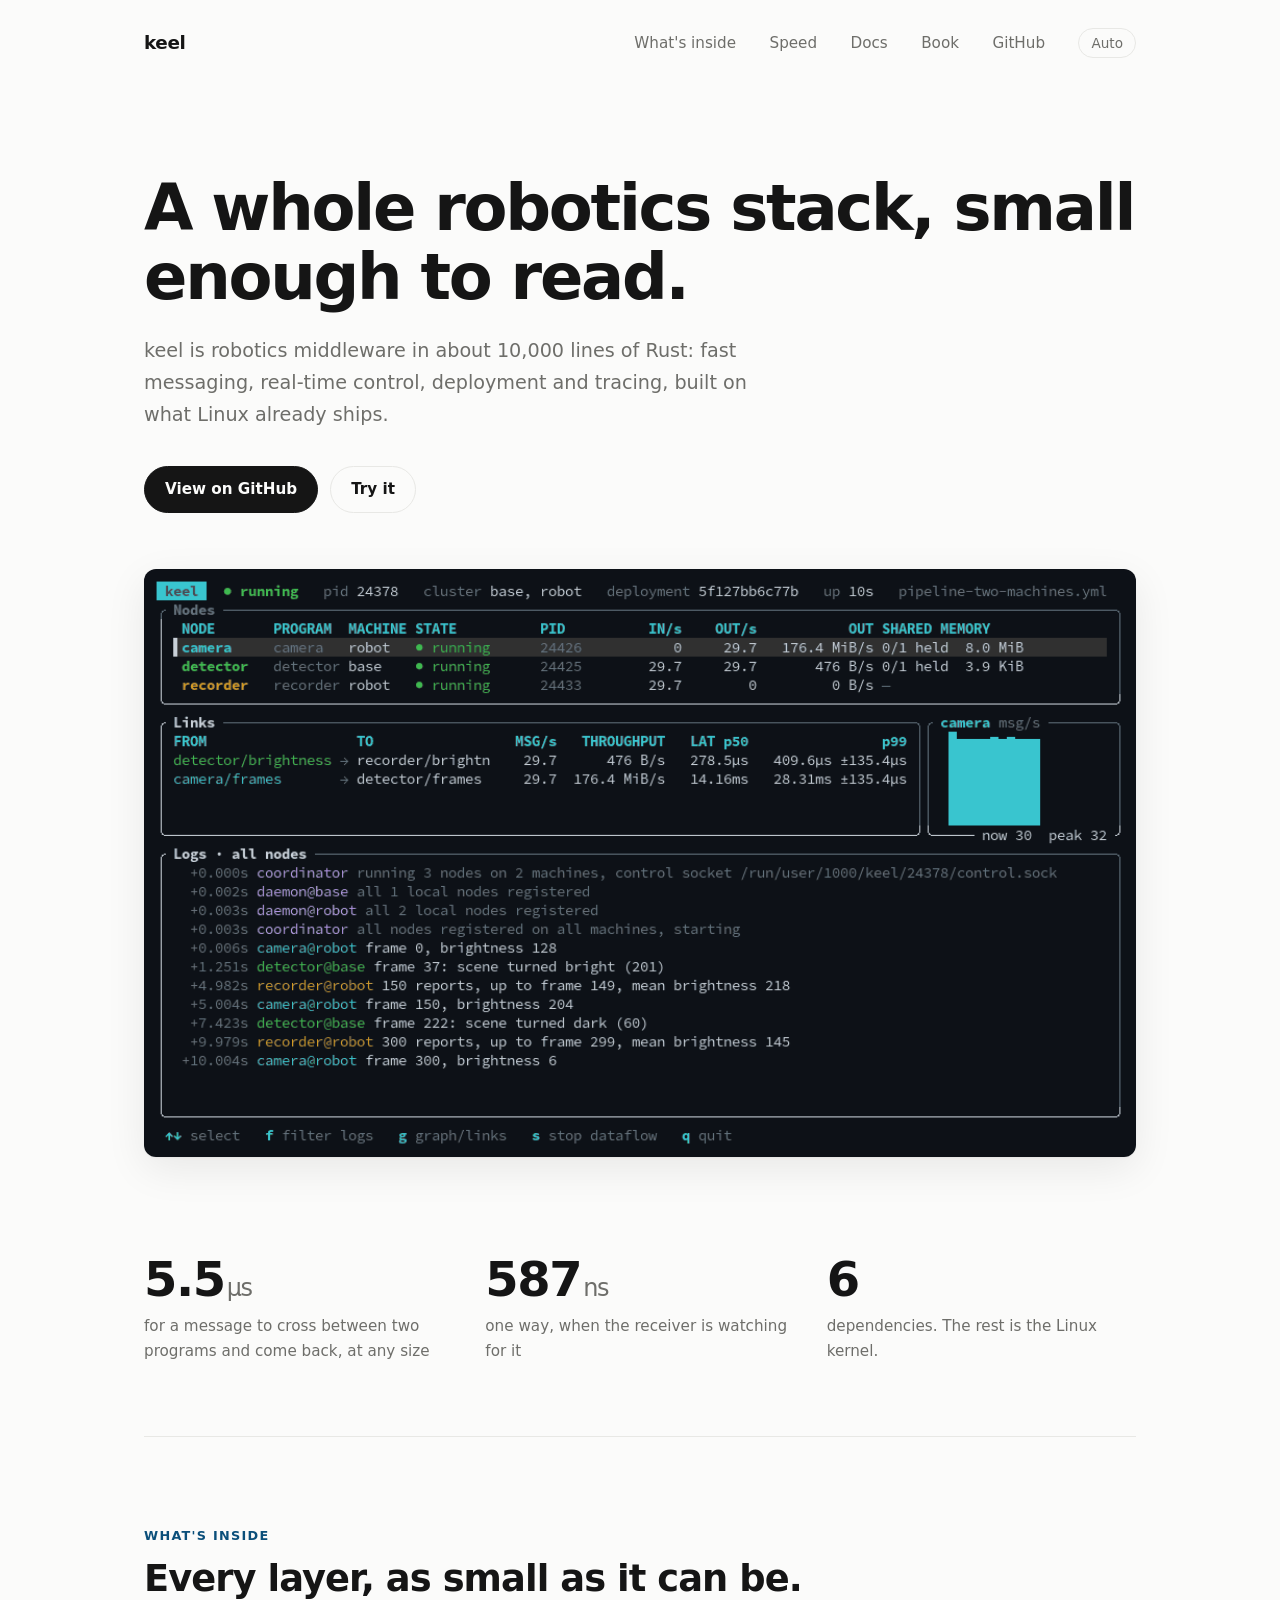
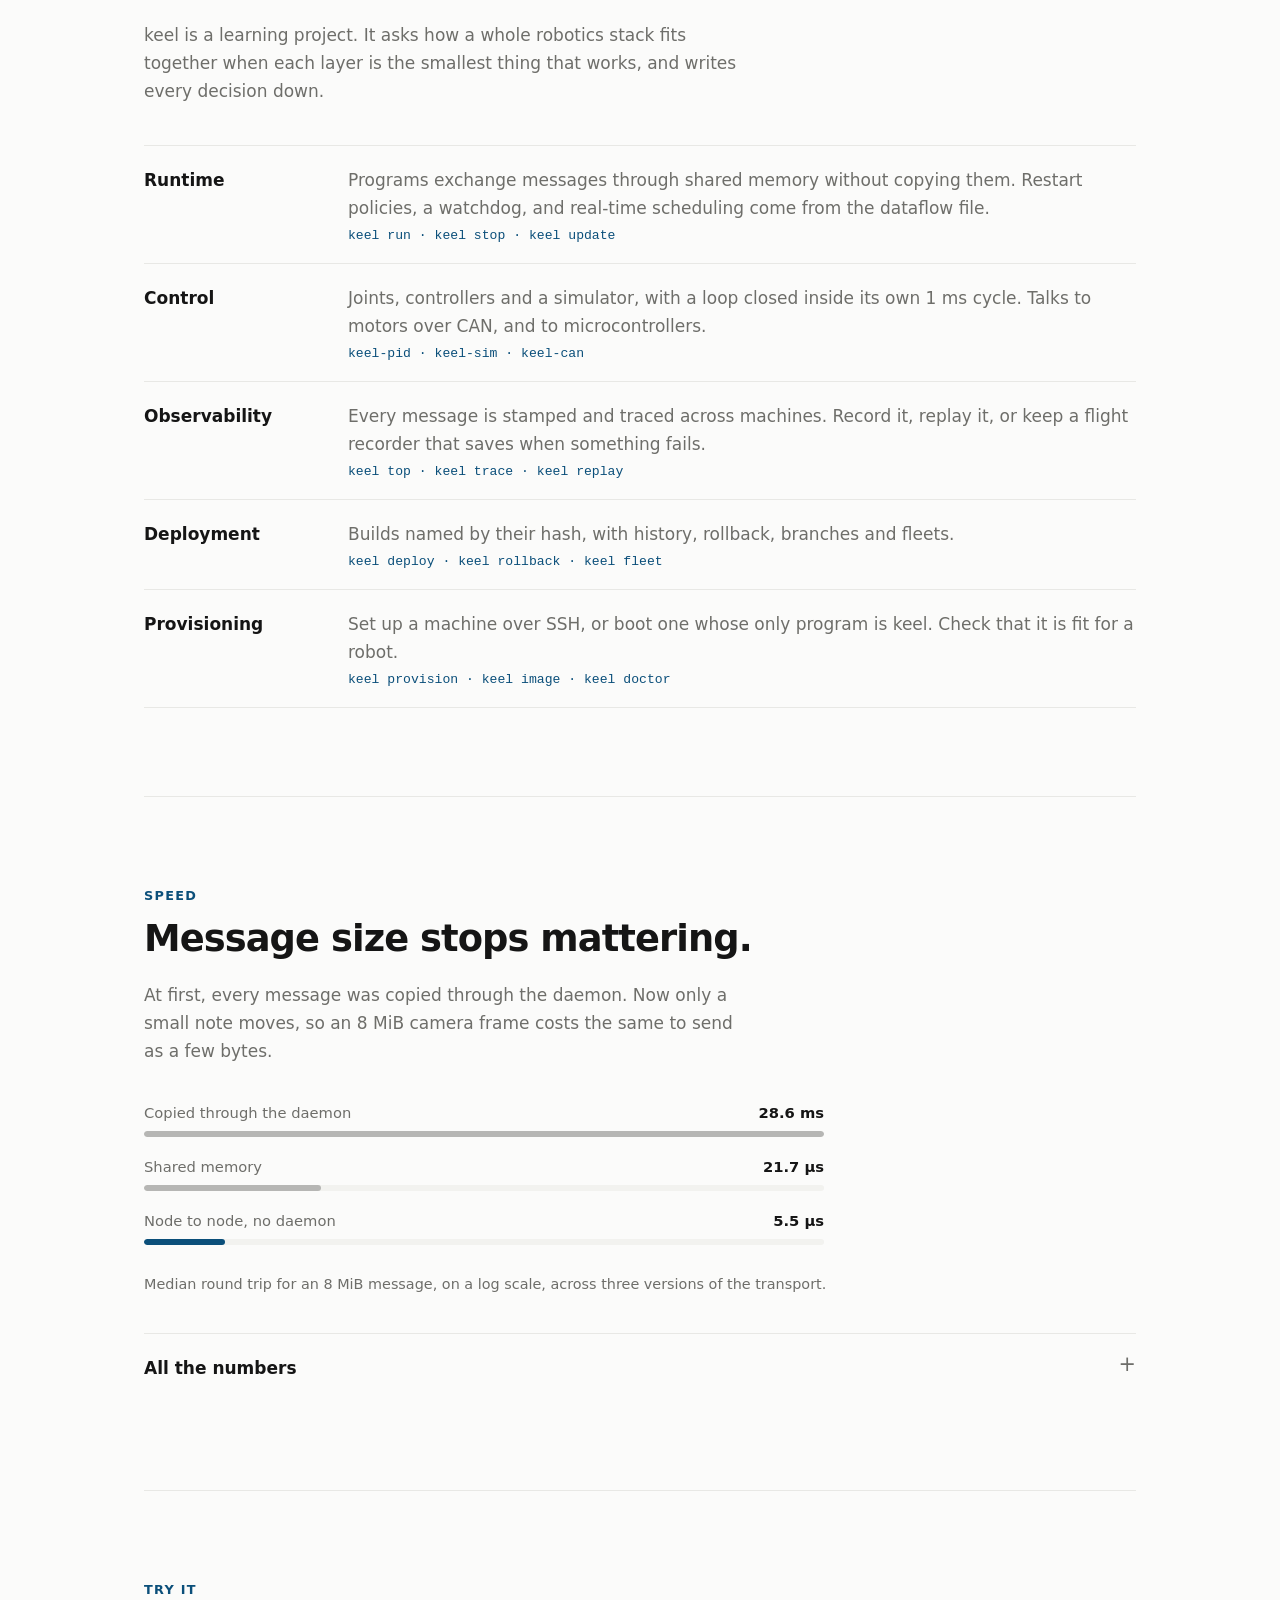
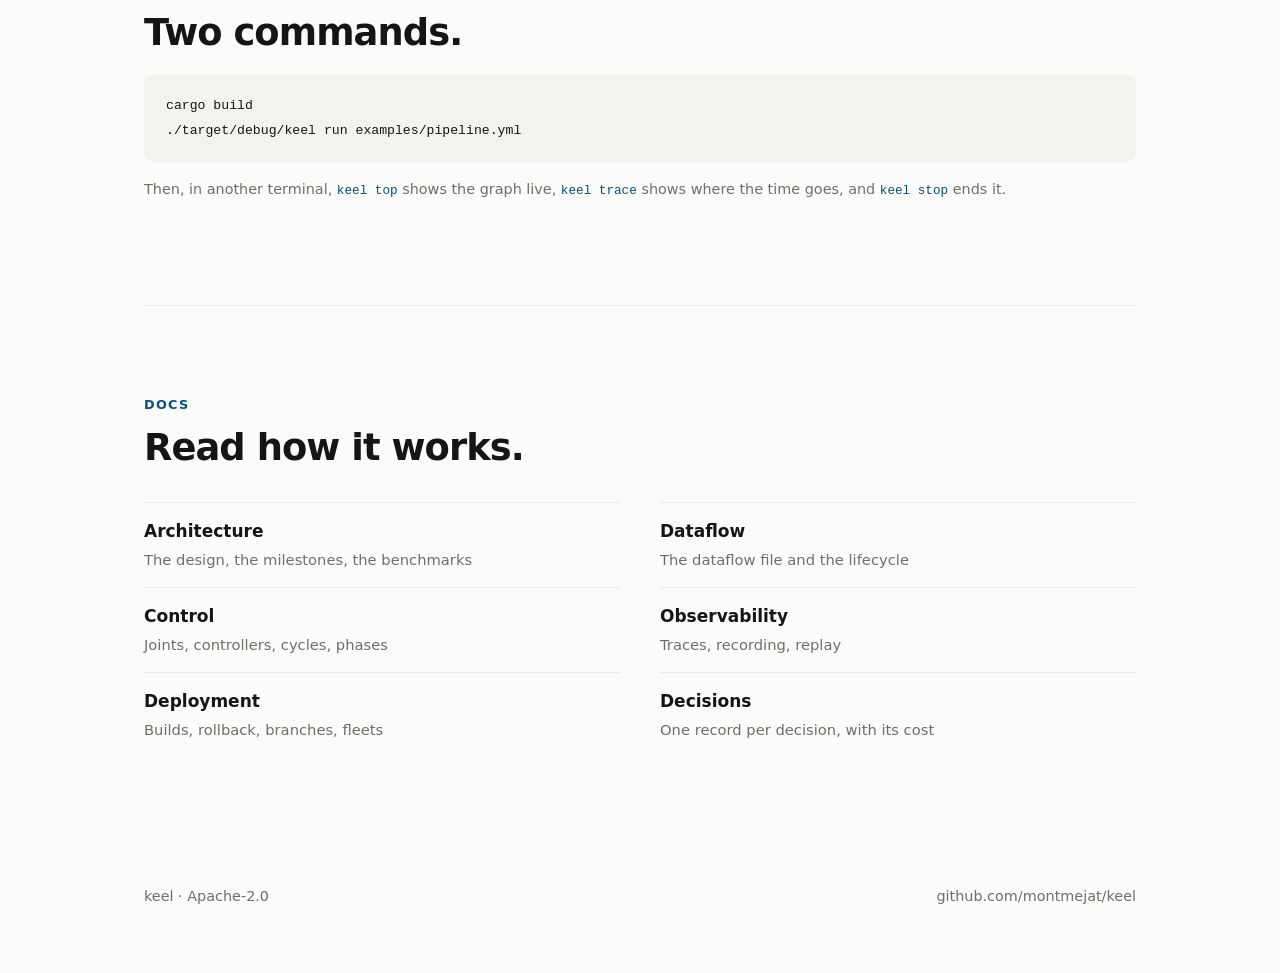
<file: docs/index.html>
<!doctype html>
<html lang="en">
<head>
<meta charset="utf-8">
<meta name="viewport" content="width=device-width, initial-scale=1">
<title>keel</title>
<script>
  // Light, dark, or as the system says, kept for next time.
  try { const t = localStorage.getItem('keel-theme'); if (t === 'light' || t === 'dark') document.documentElement.dataset.theme = t; } catch (e) {}
</script>
<meta name="description" content="A whole robotics middleware stack in about 10,000 lines of Rust.">
<style>
  :root {
    --bg: #fbfbfa; --fg: #151515; --muted: #6e6e6a; --line: #e8e8e5;
    --accent: #0b4f7a; --surface: #f2f2ef; --shadow: 0 1px 2px rgb(0 0 0 / .04), 0 12px 40px rgb(0 0 0 / .08);
  }
  /* Dark when the system is, or when the switch says so. */
  @media (prefers-color-scheme: dark) {
    :root:not([data-theme="light"]) {
      --bg: #0d0d0e; --fg: #f1f1ef; --muted: #8f8f8a; --line: #242426;
      --accent: #7cc0ea; --surface: #151517; --shadow: 0 1px 2px rgb(0 0 0 / .4), 0 12px 40px rgb(0 0 0 / .5);
      color-scheme: dark;
    }
  }
  :root[data-theme="dark"] {
      --bg: #0d0d0e; --fg: #f1f1ef; --muted: #8f8f8a; --line: #242426;
      --accent: #7cc0ea; --surface: #151517; --shadow: 0 1px 2px rgb(0 0 0 / .4), 0 12px 40px rgb(0 0 0 / .5);
    color-scheme: dark;
  }
  .theme { margin-left: 28px; padding: 3px 12px; border-radius: 999px; border: 1px solid var(--line); background: none; color: var(--muted); font: inherit; font-size: 0.85rem; cursor: pointer; }
  .theme:hover { color: var(--fg); border-color: var(--muted); }
  * { box-sizing: border-box; }
  html { scroll-behavior: smooth; }
  body {
    margin: 0; background: var(--bg); color: var(--fg);
    font: 17px/1.65 ui-sans-serif, system-ui, -apple-system, "Segoe UI", Roboto, "Helvetica Neue", sans-serif;
    -webkit-font-smoothing: antialiased;
  }
  a { color: inherit; text-decoration: none; }
  .wrap { max-width: 1040px; margin: 0 auto; padding: 0 24px; }
  .narrow { max-width: 680px; }

  header { display: flex; justify-content: space-between; align-items: center; padding: 28px 0; }
  .brand { font-weight: 650; letter-spacing: -0.02em; font-size: 1.15rem; }
  header nav a { margin-left: 28px; color: var(--muted); font-size: 0.95rem; transition: color .15s; }
  header nav a:hover { color: var(--fg); }

  .hero { padding: 88px 0 56px; }
  h1 { font-size: clamp(2.3rem, 6.2vw, 4rem); line-height: 1.07; letter-spacing: -0.035em; font-weight: 650; margin: 0 0 24px; max-width: 16em; }
  .sub { font-size: 1.2rem; color: var(--muted); max-width: 32em; margin: 0 0 36px; }
  .cta { display: flex; gap: 12px; flex-wrap: wrap; }
  .btn { padding: 10px 20px; border-radius: 999px; font-size: 0.95rem; font-weight: 550; border: 1px solid var(--line); transition: background .15s, border-color .15s; }
  .btn.primary { background: var(--fg); color: var(--bg); border-color: var(--fg); }
  .btn:hover { border-color: var(--muted); }

  figure { margin: 0 0 24px; }
  figure img { display: block; width: 100%; border-radius: 12px; box-shadow: var(--shadow); }

  .numbers { display: grid; grid-template-columns: repeat(3, 1fr); gap: 32px; padding: 72px 0; border-bottom: 1px solid var(--line); }
  .num { font-size: clamp(2rem, 4.5vw, 3rem); letter-spacing: -0.03em; font-weight: 600; line-height: 1.1; font-variant-numeric: tabular-nums; }
  .num small { font-size: 0.5em; font-weight: 500; margin-left: 2px; color: var(--muted); }
  .cap { color: var(--muted); font-size: 0.95rem; margin-top: 8px; }

  section { padding: 88px 0; border-bottom: 1px solid var(--line); }
  section:last-of-type { border-bottom: 0; }
  .eyebrow { font-size: 0.8rem; letter-spacing: 0.1em; text-transform: uppercase; color: var(--accent); font-weight: 600; margin: 0 0 12px; }
  h2 { font-size: clamp(1.7rem, 3.6vw, 2.3rem); letter-spacing: -0.025em; line-height: 1.15; font-weight: 650; margin: 0 0 20px; max-width: 18em; }
  p { margin: 0 0 16px; }
  .lede { color: var(--muted); max-width: 36em; }

  .layers { margin-top: 40px; }
  .layer { display: grid; grid-template-columns: 180px 1fr; gap: 24px; padding: 20px 0; border-top: 1px solid var(--line); }
  .layer:last-child { border-bottom: 1px solid var(--line); }
  .layer b { font-weight: 600; }
  .layer span { color: var(--muted); }
  .layer code { display: block; margin-top: 6px; font-size: 0.82rem; }

  code, pre { font: 0.88em ui-monospace, SFMono-Regular, Menlo, Consolas, monospace; }
  code { color: var(--accent); }
  pre { background: var(--surface); border-radius: 10px; padding: 18px 22px; overflow-x: auto; margin: 0 0 16px; line-height: 1.7; }
  pre code { color: var(--fg); }

  .bars { margin: 36px 0 28px; max-width: 680px; }
  .bar-row { margin: 18px 0; }
  .bar-row .head { display: flex; justify-content: space-between; font-size: 0.92rem; margin-bottom: 6px; }
  .bar-row .head span:first-child { color: var(--muted); }
  .bar-row .v { font-variant-numeric: tabular-nums; font-weight: 550; }
  .track { height: 6px; background: var(--surface); border-radius: 3px; overflow: hidden; }
  .fill { height: 100%; border-radius: 3px; background: var(--accent); transition: width .8s cubic-bezier(.2,.7,.2,1); }
  .bar-row.dim .fill { background: var(--muted); opacity: .45; }

  details { margin-top: 36px; border-top: 1px solid var(--line); }
  summary { cursor: pointer; list-style: none; padding: 20px 0; font-weight: 550; display: flex; justify-content: space-between; }
  summary::-webkit-details-marker { display: none; }
  summary::after { content: "+"; color: var(--muted); font-weight: 400; font-size: 1.3rem; line-height: 1; }
  details[open] summary::after { content: "\2212"; }
  details h3 { font-size: 1rem; font-weight: 600; margin: 40px 0 4px; }
  details h3:first-of-type { margin-top: 8px; }
  details p.muted, .muted { color: var(--muted); font-size: 0.9rem; }
  .table-wrap { overflow-x: auto; margin: 12px 0 8px; }
  table { border-collapse: collapse; width: 100%; font-size: 0.92rem; }
  th { text-align: left; font-weight: 500; color: var(--muted); }
  th, td { padding: 9px 12px 9px 0; border-bottom: 1px solid var(--line); }
  td.n, th.n { text-align: right; padding-right: 0; padding-left: 12px; white-space: nowrap; font-variant-numeric: tabular-nums; }
  details .bars { margin: 20px 0 8px; }
  details code { color: var(--fg); background: var(--surface); padding: 1px 6px; border-radius: 4px; }

  .docs { display: grid; grid-template-columns: repeat(2, 1fr); gap: 0 40px; margin-top: 32px; }
  .docs a { display: block; padding: 14px 0; border-top: 1px solid var(--line); }
  .docs a b { font-weight: 600; display: block; }
  .docs a span { color: var(--muted); font-size: 0.92rem; }
  .docs a:hover b { color: var(--accent); }

  footer { padding: 40px 0 64px; color: var(--muted); font-size: 0.9rem; display: flex; justify-content: space-between; flex-wrap: wrap; gap: 8px; }
  footer a:hover { color: var(--fg); }

  @media (max-width: 640px) {
    body { font-size: 16px; }
    header nav a { margin-left: 18px; }
    .hero { padding: 48px 0 40px; }
    .numbers { grid-template-columns: 1fr; gap: 28px; padding: 48px 0; }
    section { padding: 56px 0; }
    .layer { grid-template-columns: 1fr; gap: 4px; }
    .docs { grid-template-columns: 1fr; }
  }
  @media (prefers-reduced-motion: reduce) { .fill { transition: none; } html { scroll-behavior: auto; } }
</style>
</head>
<body>

<div class="wrap">
  <header>
    <a class="brand" href="#">keel</a>
    <nav>
      <a href="#inside">What's inside</a>
      <a href="#speed">Speed</a>
      <a href="#docs">Docs</a>
      <a href="https://montmejat.github.io/keel-book/">Book</a>
      <a href="https://github.com/montmejat/keel">GitHub</a>
      <button class="theme" id="theme" type="button">Auto</button>
    </nav>
  </header>

  <div class="hero">
    <h1>A whole robotics stack, small enough to read.</h1>
    <p class="sub">keel is robotics middleware in about 10,000 lines of Rust: fast messaging, real-time control, deployment and tracing, built on what Linux already ships.</p>
    <div class="cta">
      <a class="btn primary" href="https://github.com/montmejat/keel">View on GitHub</a>
      <a class="btn" href="#try-it">Try it</a>
    </div>
  </div>

  <figure>
    <img src="top.gif" alt="keel top: a camera pipeline running across two machines">
  </figure>

  <div class="numbers">
    <div><div class="num">5.5<small>µs</small></div><div class="cap">for a message to cross between two programs and come back, at any size</div></div>
    <div><div class="num">587<small>ns</small></div><div class="cap">one way, when the receiver is watching for it</div></div>
    <div><div class="num">6</div><div class="cap">dependencies. The rest is the Linux kernel.</div></div>
  </div>

  <section id="inside">
    <p class="eyebrow">What's inside</p>
    <h2>Every layer, as small as it can be.</h2>
    <p class="lede">keel is a learning project. It asks how a whole robotics stack fits together when each layer is the smallest thing that works, and writes every decision down.</p>
    <div class="layers">
      <div class="layer"><b>Runtime</b><span>Programs exchange messages through shared memory without copying them. Restart policies, a watchdog, and real-time scheduling come from the dataflow file.<code>keel run · keel stop · keel update</code></span></div>
      <div class="layer"><b>Control</b><span>Joints, controllers and a simulator, with a loop closed inside its own 1 ms cycle. Talks to motors over CAN, and to microcontrollers.<code>keel-pid · keel-sim · keel-can</code></span></div>
      <div class="layer"><b>Observability</b><span>Every message is stamped and traced across machines. Record it, replay it, or keep a flight recorder that saves when something fails.<code>keel top · keel trace · keel replay</code></span></div>
      <div class="layer"><b>Deployment</b><span>Builds named by their hash, with history, rollback, branches and fleets.<code>keel deploy · keel rollback · keel fleet</code></span></div>
      <div class="layer"><b>Provisioning</b><span>Set up a machine over SSH, or boot one whose only program is keel. Check that it is fit for a robot.<code>keel provision · keel image · keel doctor</code></span></div>
    </div>
  </section>

  <section id="speed">
    <p class="eyebrow">Speed</p>
    <h2>Message size stops mattering.</h2>
    <p class="lede">At first, every message was copied through the daemon. Now only a small note moves, so an 8 MiB camera frame costs the same to send as a few bytes.</p>
    <div class="bars" id="bars-rtt"></div>
    <p class="muted">Median round trip for an 8 MiB message, on a log scale, across three versions of the transport.</p>

    <details>
      <summary>All the numbers</summary>
      <p class="muted">Measured on a desktop (Core i7-8700K, 6 cores, Fedora, stock kernel, <code>powersave</code> governor, no isolation) unless noted. The control-loop and Raspberry Pi figures come from earlier runs. Each is a single run.</p>
<h3>Round trip by size</h3>
<div class="table-wrap">
<table>
  <tr><th>Size</th><th class="n">RTT p50</th><th class="n">RTT p99</th><th class="n">Messages/s</th></tr>
  <tr><td>64 B</td><td class="n">5.5 µs</td><td class="n">18.7 µs</td><td class="n">5.59 M</td></tr>
  <tr><td>4 KiB</td><td class="n">5.8 µs</td><td class="n">19.0 µs</td><td class="n">5.77 M</td></tr>
  <tr><td>64 KiB</td><td class="n">5.5 µs</td><td class="n">7.4 µs</td><td class="n">4.63 M</td></tr>
  <tr><td>1 MiB</td><td class="n">5.5 µs</td><td class="n">7.1 µs</td><td class="n">1.26 M</td></tr>
  <tr><td>8 MiB</td><td class="n">5.5 µs</td><td class="n">8.1 µs</td><td class="n">259 k</td></tr>
</table>
</div>
<p class="muted">Nothing reads or writes the payload, so this measures the hand-off, not memory bandwidth. A real producer pays for writing its frame once, in place.</p>

<h3>One hop, one way</h3>
<p class="muted">A message every millisecond, measured from publish to the receiver's hands. "Floor" is the same measurement with keel out of the way.</p>
<div class="table-wrap">
<table>
  <tr><th></th><th class="n">p50</th><th class="n">p99</th><th class="n">p99.9</th><th class="n">max</th></tr>
  <tr><td>keel, sleeping</td><td class="n">70.8 µs</td><td class="n">864.5 µs</td><td class="n">2.15 ms</td><td class="n">2.89 ms</td></tr>
  <tr><td>keel, spinning</td><td class="n">587 ns</td><td class="n">1.97 µs</td><td class="n">19.3 µs</td><td class="n">27.6 µs</td></tr>
  <tr><td>floor, futex</td><td class="n">69.5 µs</td><td class="n">447.9 µs</td><td class="n">886.6 µs</td><td class="n">1.09 ms</td></tr>
  <tr><td>floor, spin</td><td class="n">114 ns</td><td class="n">346 ns</td><td class="n">15.6 µs</td><td class="n">35.3 µs</td></tr>
</table>
</div>

<h3>Down to nanoseconds</h3>
<p class="muted">Median one-way hop with the receiver spinning, log scale. Only a descriptor moves, so the size of the message doesn't matter.</p>
<div class="bars" id="bars-ns"></div>
<p>Between two hyperthreads of one core keel hops in 349 ns against 79 ns for the floor. The few hundred nanoseconds keel adds is the hop touching four cache lines in turn (bell, ring, entry, region header) where the floor touches one. On a laptop a 6.2 MB frame hopped like 64 bytes (574 ns), and reading it then took 79 µs.</p>

<h3>Closing a control loop within its cycle</h3>
<p class="muted">Laptop. A PID holding a simulated joint at 1 kHz: time from the state being sent to the command arriving.</p>
<div class="bars" id="bars-ctl"></div>

<h3>Jitter on a Raspberry Pi 3</h3>
<p class="muted">A 1 kHz loop, 10,000 ticks, every core busy. Stock kernel, not PREEMPT_RT.</p>
<div class="table-wrap">
<table>
  <tr><th></th><th class="n">Wake-up late, p99</th><th class="n">Worst wake-up</th><th class="n">Worst round trip</th><th class="n">Missed</th></tr>
  <tr><td>Normal scheduling</td><td class="n">69.5 µs</td><td class="n">5.1 ms</td><td class="n">6.0 ms</td><td class="n">2.5%</td></tr>
  <tr><td><code>SCHED_FIFO</code> and pinning</td><td class="n">12.2 µs</td><td class="n">85.8 µs</td><td class="n">331 µs</td><td class="n">0.0%</td></tr>
</table>
</div>

      <p class="muted" style="margin-top:28px">Reproduce: <code>cargo build --release &amp;&amp; ./target/release/keel run examples/bench.yml</code>. The raw runs are in the <a href="https://github.com/montmejat/keel/blob/main/docs/architecture.md#benchmarks" style="text-decoration:underline">architecture doc</a>.</p>
    </details>
  </section>

  <section id="try-it">
    <p class="eyebrow">Try it</p>
    <h2>Two commands.</h2>
    <pre><code>cargo build
./target/debug/keel run examples/pipeline.yml</code></pre>
    <p class="muted">Then, in another terminal, <code>keel top</code> shows the graph live, <code>keel trace</code> shows where the time goes, and <code>keel stop</code> ends it.</p>
  </section>

  <section id="docs">
    <p class="eyebrow">Docs</p>
    <h2>Read how it works.</h2>
    <div class="docs">
      <a href="https://github.com/montmejat/keel/blob/main/docs/architecture.md"><b>Architecture</b><span>The design, the milestones, the benchmarks</span></a>
      <a href="https://github.com/montmejat/keel/blob/main/docs/dataflow.md"><b>Dataflow</b><span>The dataflow file and the lifecycle</span></a>
      <a href="https://github.com/montmejat/keel/blob/main/docs/control.md"><b>Control</b><span>Joints, controllers, cycles, phases</span></a>
      <a href="https://github.com/montmejat/keel/blob/main/docs/observability.md"><b>Observability</b><span>Traces, recording, replay</span></a>
      <a href="https://github.com/montmejat/keel/blob/main/docs/deployment.md"><b>Deployment</b><span>Builds, rollback, branches, fleets</span></a>
      <a href="https://github.com/montmejat/keel/tree/main/docs/decisions"><b>Decisions</b><span>One record per decision, with its cost</span></a>
    </div>
  </section>

  <footer>
    <span>keel · Apache-2.0</span>
    <a href="https://github.com/montmejat/keel">github.com/montmejat/keel</a>
  </footer>
</div>

<script>
// The theme switch: Auto, Light, Dark.
(() => {
  const root = document.documentElement, button = document.getElementById('theme');
  const order = ['auto', 'light', 'dark'], names = { auto: 'Auto', light: 'Light', dark: 'Dark' };
  const current = () => root.dataset.theme || 'auto';
  const label = () => { button.textContent = names[current()]; button.setAttribute('aria-label', `Theme: ${names[current()]}. Change it`); };
  label();
  button.addEventListener('click', () => {
    const next = order[(order.indexOf(current()) + 1) % order.length];
    if (next === 'auto') delete root.dataset.theme; else root.dataset.theme = next;
    try { localStorage.setItem('keel-theme', next); } catch (e) {}
    label();
  });
})();

  // Log-scale bars: width follows log10(value), so a 1000x gap stays readable.
  function bars(id, rows) {
    var el = document.getElementById(id);
    var logs = rows.map(function (r) { return Math.log10(r.us); });
    var lo = Math.min.apply(null, logs) - 0.5, hi = Math.max.apply(null, logs);
    rows.forEach(function (r, i) {
      var row = document.createElement('div');
      row.className = 'bar-row' + (r.dim ? ' dim' : '');
      row.innerHTML = '<div class="head"><span></span><span class="v"></span></div><div class="track"><div class="fill" style="width:0"></div></div>';
      row.querySelector('.head span').textContent = r.label;
      row.querySelector('.v').textContent = r.text;
      el.appendChild(row);
      var pct = Math.max(2, (logs[i] - lo) / (hi - lo) * 100);
      requestAnimationFrame(function () { requestAnimationFrame(function () { row.querySelector('.fill').style.width = pct + '%'; }); });
    });
  }
  bars('bars-rtt', [
    { label: 'Copied through the daemon', us: 28600, text: '28.6 ms', dim: true },
    { label: 'Shared memory', us: 21.7, text: '21.7 µs', dim: true },
    { label: 'Node to node, no daemon', us: 5.5, text: '5.5 µs' }
  ]);
  bars('bars-ns', [
    { label: 'Floor, siblings', us: 0.079, text: '79 ns', dim: true },
    { label: 'Floor, 2 cores', us: 0.114, text: '114 ns', dim: true },
    { label: 'keel, siblings', us: 0.349, text: '349 ns' },
    { label: 'keel, 2 cores', us: 0.587, text: '587 ns' }
  ]);
  bars('bars-ctl', [
    { label: 'Next cycle', us: 1000, text: '~1000 µs', dim: true },
    { label: 'Same cycle', us: 20, text: '~20 µs' },
    { label: 'Sim spins', us: 15, text: '~15 µs' },
    { label: 'Controller spins', us: 3.5, text: '~3–4 µs' },
    { label: 'Both, pinned', us: 1.3, text: '~1.3 µs' }
  ]);
</script>
</body>
</html>
</file>
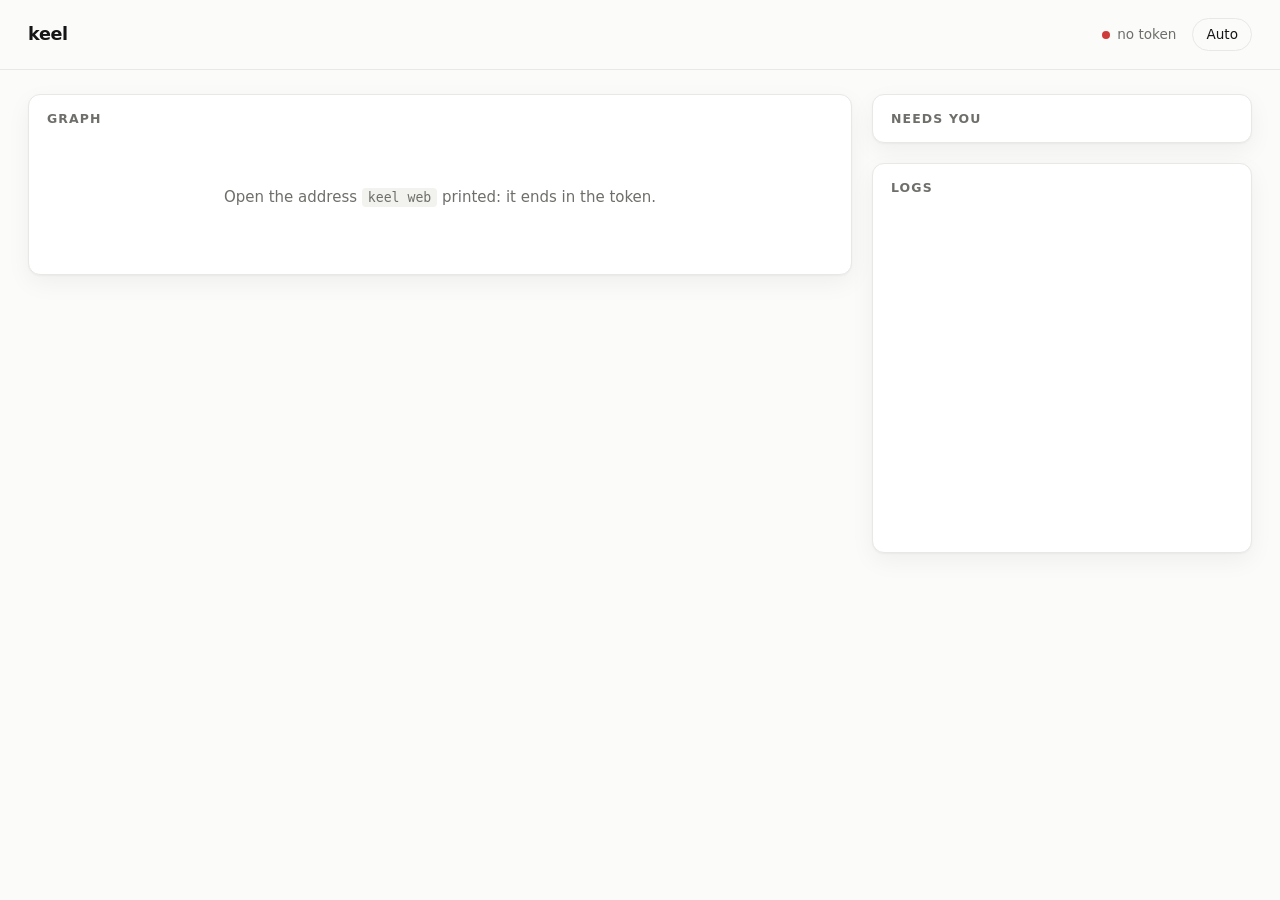
<file: crates/keel-web/src/index.html>
<!doctype html>
<html lang="en">
<head>
<meta charset="utf-8">
<meta name="viewport" content="width=device-width, initial-scale=1">
<title>keel</title>
<script>
  // Light, dark, or as the system says, kept for next time.
  try { const t = localStorage.getItem('keel-theme'); if (t === 'light' || t === 'dark') document.documentElement.dataset.theme = t; } catch (e) {}
</script>
<style>
  :root {
    --bg: #fbfbfa; --fg: #151515; --muted: #6e6e6a; --line: #e8e8e5; --surface: #f2f2ef; --card: #fff;
    --accent: #0b4f7a; --ok: #2a9d5c; --warn: #c98a12; --bad: #cf3a3a; --idle: #a3a39d;
    --shadow: 0 1px 2px rgb(0 0 0 / .04), 0 8px 24px rgb(0 0 0 / .05);
  }
  /* Dark when the system is, or when the switch says so. */
  @media (prefers-color-scheme: dark) {
    :root:not([data-theme="light"]) {
      --bg: #0d0d0e; --fg: #f1f1ef; --muted: #8f8f8a; --line: #242426; --surface: #151517; --card: #121214;
      --accent: #7cc0ea; --ok: #45c07d; --warn: #e0a93a; --bad: #ef6b6b; --idle: #5c5c58;
      --shadow: 0 1px 2px rgb(0 0 0 / .4), 0 8px 24px rgb(0 0 0 / .4);
      color-scheme: dark;
    }
  }
  :root[data-theme="dark"] {
      --bg: #0d0d0e; --fg: #f1f1ef; --muted: #8f8f8a; --line: #242426; --surface: #151517; --card: #121214;
      --accent: #7cc0ea; --ok: #45c07d; --warn: #e0a93a; --bad: #ef6b6b; --idle: #5c5c58;
      --shadow: 0 1px 2px rgb(0 0 0 / .4), 0 8px 24px rgb(0 0 0 / .4);
    color-scheme: dark;
  }
  * { box-sizing: border-box; }
  [hidden] { display: none !important; }
  body {
    margin: 0; background: var(--bg); color: var(--fg);
    font: 15px/1.55 ui-sans-serif, system-ui, -apple-system, "Segoe UI", Roboto, sans-serif;
    -webkit-font-smoothing: antialiased;
  }
  code, .mono { font: 0.88em ui-monospace, SFMono-Regular, Menlo, Consolas, monospace; }
  button { font: inherit; color: inherit; cursor: pointer; }

  header { display: flex; align-items: center; gap: 16px; padding: 18px 28px; border-bottom: 1px solid var(--line); }
  .brand { font-weight: 650; letter-spacing: -0.02em; font-size: 1.1rem; }
  .flow { color: var(--muted); min-width: 0; overflow: hidden; text-overflow: ellipsis; white-space: nowrap; }
  .spacer { flex: 1; }
  .pill { display: inline-flex; align-items: center; gap: 7px; color: var(--muted); font-size: 0.85rem; white-space: nowrap; }
  .dot { width: 8px; height: 8px; border-radius: 50%; background: var(--idle); display: inline-block; flex: none; }
  .dot.running, .dot.live { background: var(--ok); }
  .dot.starting, .dot.stopping { background: var(--warn); }
  .dot.failed { background: var(--bad); }
  .btn { padding: 5px 13px; border-radius: 999px; border: 1px solid var(--line); background: transparent; font-size: 0.85rem; }
  .btn:hover { border-color: var(--muted); }
  .btn.primary { background: var(--fg); color: var(--bg); border-color: var(--fg); }
  .btn.danger:hover { border-color: var(--bad); color: var(--bad); }

  main { display: grid; grid-template-columns: minmax(0, 1fr) 380px; gap: 20px; padding: 24px 28px 40px; align-items: start; }
  .card { background: var(--card); border: 1px solid var(--line); border-radius: 12px; box-shadow: var(--shadow); }
  .card > h2 { margin: 0; padding: 14px 18px; font-size: 0.78rem; letter-spacing: 0.09em; text-transform: uppercase; color: var(--muted); font-weight: 600; display: flex; justify-content: space-between; align-items: center; }
  .card > h2 .count { color: var(--accent); }
  .col { display: flex; flex-direction: column; gap: 20px; min-width: 0; }

  /* the graph */
  #graph { position: relative; overflow: auto; padding: 8px 18px 24px; }
  #graph svg { position: absolute; left: 0; top: 0; pointer-events: none; }
  .edge { fill: none; stroke: var(--idle); stroke-width: 1.5; }
  .edge.quiet { stroke: var(--warn); stroke-dasharray: 4 4; }
  .edge-label { font-size: 11px; fill: var(--muted); text-anchor: middle; }
  .edge-label.quiet { fill: var(--warn); }
  .node {
    position: absolute; width: 176px; height: 84px; padding: 10px 12px; border: 1px solid var(--line); border-radius: 10px;
    background: var(--surface); cursor: pointer; transition: border-color .15s;
  }
  .node:hover { border-color: var(--muted); }
  .node.selected { border-color: var(--accent); box-shadow: 0 0 0 1px var(--accent); }
  .node .id { display: flex; align-items: center; gap: 8px; font-weight: 600; }
  .node .sub { color: var(--muted); font-size: 0.8rem; margin-top: 2px; white-space: nowrap; overflow: hidden; text-overflow: ellipsis; }
  .node .sub .bad { color: var(--bad); }
  .node .sub .warn { color: var(--warn); }
  .empty { padding: 36px 18px 40px; color: var(--muted); text-align: center; }
  .empty code { background: var(--surface); padding: 2px 6px; border-radius: 4px; }
  .selection { display: flex; align-items: center; gap: 10px; padding: 0 18px 16px; color: var(--muted); font-size: 0.88rem; }

  /* what an agent asks */
  .ask { padding: 14px 18px; border-top: 1px solid var(--line); }
  .ask .who { color: var(--muted); font-size: 0.8rem; }
  .ask .what { margin: 2px 0 10px; }
  .ask .what code { background: var(--surface); padding: 1px 5px; border-radius: 4px; }
  .ask .buttons { display: flex; gap: 8px; }
  .ask.done { padding: 9px 18px; font-size: 0.85rem; color: var(--muted); }
  .ask.done .tag { font-weight: 600; margin-right: 6px; }
  .ask.done .tag.approved { color: var(--ok); }
  .ask.done .tag.denied { color: var(--bad); }
  .quiet { padding: 4px 18px 18px; color: var(--muted); font-size: 0.9rem; }
  .flash { background: var(--surface); }

  /* logs */
  #logs { height: 340px; overflow: auto; padding: 4px 18px 14px; font: 12px/1.6 ui-monospace, SFMono-Regular, Menlo, Consolas, monospace; }
  .line { display: grid; grid-template-columns: 62px 74px 1fr; gap: 8px; white-space: pre-wrap; word-break: break-word; }
  .line .t, .line .n { color: var(--muted); }
  .line .n { overflow: hidden; text-overflow: ellipsis; }
  .line.daemon .n { color: var(--accent); }

  @media (max-width: 900px) {
    main { grid-template-columns: 1fr; padding: 16px; }
    header { padding: 14px 16px; }
  }
</style>
</head>
<body>

<header>
  <span class="brand">keel</span>
  <span class="flow" id="flow"></span>
  <span class="spacer"></span>
  <span class="pill" id="uptime"></span>
  <span class="pill"><span class="dot" id="conn"></span><span id="connText">connecting</span></span>
  <button class="btn" id="theme" type="button">Auto</button>
  <button class="btn danger" id="stop" hidden>Stop dataflow</button>
</header>

<main>
  <div class="col">
    <section class="card">
      <h2>Graph <span id="graphNote"></span></h2>
      <div id="graph"></div>
      <div class="selection" id="selection" hidden></div>
    </section>
  </div>

  <div class="col">
    <section class="card">
      <h2>Needs you <span class="count" id="askCount"></span></h2>
      <div id="asks"></div>
    </section>

    <section class="card">
      <h2>Logs <span id="logFilter"></span></h2>
      <div id="logs"></div>
    </section>
  </div>
</main>

<script>
// The theme switch: Auto, Light, Dark.
(() => {
  const root = document.documentElement, button = document.getElementById('theme');
  const order = ['auto', 'light', 'dark'], names = { auto: 'Auto', light: 'Light', dark: 'Dark' };
  const current = () => root.dataset.theme || 'auto';
  const label = () => { button.textContent = names[current()]; button.setAttribute('aria-label', `Theme: ${names[current()]}. Change it`); };
  label();
  button.addEventListener('click', () => {
    const next = order[(order.indexOf(current()) + 1) % order.length];
    if (next === 'auto') delete root.dataset.theme; else root.dataset.theme = next;
    try { localStorage.setItem('keel-theme', next); } catch (e) {}
    label();
  });
})();

(function () {
  'use strict';
  var token = decodeURIComponent(location.hash.slice(1));
  var $ = function (id) { return document.getElementById(id); };
  var esc = function (s) {
    return String(s).replace(/[&<>"']/g, function (c) { return {'&': '&amp;', '<': '&lt;', '>': '&gt;', '"': '&quot;', "'": '&#39;'}[c]; });
  };

  // ---- formatting
  function ns(n) {
    if (n < 1e3) return Math.round(n) + ' ns';
    if (n < 1e6) return (n / 1e3 < 10 ? (n / 1e3).toFixed(1) : Math.round(n / 1e3)) + ' µs';
    if (n < 1e9) return (n / 1e6 < 10 ? (n / 1e6).toFixed(1) : Math.round(n / 1e6)) + ' ms';
    return (n / 1e9).toFixed(1) + ' s';
  }
  function dur(ms) {
    var s = Math.floor(ms / 1000);
    if (s < 60) return s + 's';
    var m = Math.floor(s / 60);
    if (m < 60) return m + 'm ' + (s % 60) + 's';
    return Math.floor(m / 60) + 'h ' + (m % 60) + 'm';
  }
  function rate(r) { return r >= 100 ? Math.round(r) + '/s' : r >= 10 ? r.toFixed(0) + '/s' : r.toFixed(1) + '/s'; }
  function clock(ms) { return '+' + (ms / 1000).toFixed(1) + 's'; }

  // ---- state
  var status = null, latency = {}, history = {}, moved = {}, selected = null, lastStatusAt = 0;
  // The dataflow the state above belongs to: another one, or the same one
  // started again, starts it over.
  var seenPid = null, seenUptime = 0;
  // A link that hasn't moved for this long is called quiet. Not stalled: a
  // node may send only now and then, and only the reader can tell.
  var QUIET_MS = 2000;

  // ---- connection
  function setConn(kind, text) {
    $('conn').className = 'dot ' + kind;
    $('connText').textContent = text;
  }

  function connect() {
    if (!token) {
      setConn('failed', 'no token');
      $('graph').innerHTML = '<div class="empty">Open the address <code>keel web</code> printed: it ends in the token.</div>';
      return;
    }
    var es = new EventSource('/api/events?token=' + encodeURIComponent(token));
    es.addEventListener('status', function (e) { onStatus(JSON.parse(e.data)); });
    es.addEventListener('logs', function (e) { onLogs(JSON.parse(e.data)); });
    es.addEventListener('latency', function (e) { onLatency(JSON.parse(e.data)); });
    es.addEventListener('waiting', function () {
      status = null;
      setConn('starting', 'waiting for a dataflow');
      render();
    });
    es.onerror = function () { setConn('failed', 'reconnecting'); };
  }

  function onStatus(s) {
    if (s.pid !== seenPid || s.uptime_ms < seenUptime) {
      history = {}; moved = {}; latency = {}; logLines = []; nextSeq = 0;
      if (seenPid !== null) selected = null;
    }
    seenPid = s.pid; seenUptime = s.uptime_ms;
    status = s;
    lastStatusAt = Date.now();
    setConn('live', s.stopping ? 'stopping' : 'live');
    // Message counts over the last second or so, not one sample: at 4 Hz a
    // single delta is mostly noise.
    s.links.forEach(function (l) {
      var h = history[l.source] || (history[l.source] = []);
      h.push([s.uptime_ms, l.messages]);
      while (h.length > 8) h.shift();
      var m = moved[l.source];
      if (!m || m.count !== l.messages) moved[l.source] = { count: l.messages, at: s.uptime_ms };
    });
    render();
  }

  var logLines = [], nextSeq = 0;
  function onLogs(l) {
    l.lines.forEach(function (line) { if (line.seq >= nextSeq) { logLines.push(line); nextSeq = line.seq + 1; } });
    if (logLines.length > 600) logLines = logLines.slice(-400);
    renderLogs();
  }

  function onLatency(report) {
    var by = {};
    report.inputs.forEach(function (i) {
      var n = by[i.node] || (by[i.node] = { proc99: 0, lat99: 0 });
      n.proc99 = Math.max(n.proc99, i.processing.p99);
      n.lat99 = Math.max(n.lat99, i.latency.p99);
    });
    latency = by;
  }

  // ---- graph
  var NODE_W = 176, NODE_H = 84, GAP_X = 96, GAP_Y = 22, PAD = 22;

  function quietFor(source) {
    var m = moved[source];
    return m && status ? status.uptime_ms - m.at : 0;
  }

  function linkRate(source) {
    var h = history[source];
    if (!h || h.length < 2) return null;
    var last = h[h.length - 1], first = h[0];
    for (var i = h.length - 2; i >= 0; i--) { first = h[i]; if (last[0] - h[i][0] >= 1000) break; }
    var dt = (last[0] - first[0]) / 1000;
    return dt > 0 ? (last[1] - first[1]) / dt : null;
  }

  function layout(s) {
    var ids = s.nodes.map(function (n) { return n.id; });
    var edges = [];
    s.links.forEach(function (l) {
      var from = l.source.split('/')[0];
      l.targets.forEach(function (t) {
        var to = t.split('/')[0];
        if (ids.indexOf(to) >= 0 && ids.indexOf(from) >= 0) edges.push({ from: from, to: to, source: l.source });
      });
    });
    var depth = {};
    ids.forEach(function (id) { depth[id] = 0; });
    for (var pass = 0; pass < ids.length; pass++) {
      edges.forEach(function (e) { if (depth[e.to] < depth[e.from] + 1) depth[e.to] = depth[e.from] + 1; });
    }
    var cols = [];
    ids.forEach(function (id) { (cols[depth[id]] = cols[depth[id]] || []).push(id); });
    cols = cols.filter(Boolean);
    var tallest = Math.max.apply(null, cols.map(function (c) { return c.length; }));
    var pos = {};
    cols.forEach(function (col, ci) {
      var offset = (tallest - col.length) * (NODE_H + GAP_Y) / 2;
      col.forEach(function (id, ri) {
        pos[id] = { x: PAD + ci * (NODE_W + GAP_X), y: PAD + offset + ri * (NODE_H + GAP_Y) };
      });
    });
    return {
      pos: pos, edges: edges,
      w: PAD * 2 + cols.length * NODE_W + (cols.length - 1) * GAP_X,
      h: PAD * 2 + tallest * NODE_H + (tallest - 1) * GAP_Y,
    };
  }

  function nodeState(n) {
    var st = n.state.state;
    if (st === 'exited') return n.state.success ? 'idle' : 'failed';
    return st;
  }

  function renderGraph() {
    var g = $('graph');
    if (!status) {
      g.innerHTML = '<div class="empty">No dataflow is running.<br>Start one with <code>keel run examples/pipeline.yml</code> and this page picks it up.</div>';
      $('graphNote').textContent = '';
      return;
    }
    var L = layout(status);
    // For each node: how long since one of its inputs last moved, and since
    // any of its outputs did.
    var inQuiet = {}, outQuiet = {};
    L.edges.forEach(function (e) {
      var q = quietFor(e.source);
      inQuiet[e.to] = Math.min(inQuiet[e.to] === undefined ? Infinity : inQuiet[e.to], q);
      outQuiet[e.from] = Math.min(outQuiet[e.from] === undefined ? Infinity : outQuiet[e.from], q);
    });
    var running = {};
    status.nodes.forEach(function (n) { running[n.id] = n.state.state === 'running'; });
    var html = '<svg width="' + L.w + '" height="' + L.h + '">';
    var seen = {};
    L.edges.forEach(function (e) {
      var a = L.pos[e.from], b = L.pos[e.to];
      var x1 = a.x + NODE_W, y1 = a.y + NODE_H / 2, x2 = b.x, y2 = b.y + NODE_H / 2;
      var mid = (x1 + x2) / 2;
      var r = linkRate(e.source), q = quietFor(e.source);
      var quiet = running[e.from] && q >= QUIET_MS;
      html += '<path class="edge' + (quiet ? ' quiet' : '') + '" d="M' + x1 + ',' + y1 + ' C' + mid + ',' + y1 + ' ' + mid + ',' + y2 + ' ' + x2 + ',' + y2 + '"/>';
      var key = e.from + '>' + e.to;
      if (!seen[key] && (r !== null || quiet)) {
        seen[key] = true;
        var label = quiet ? 'quiet ' + Math.floor(q / 1000) + 's' : rate(r);
        html += '<text class="edge-label' + (quiet ? ' quiet' : '') + '" x="' + mid + '" y="' + ((y1 + y2) / 2 - 7) + '">' + esc(label) + '</text>';
      }
    });
    html += '</svg>';
    status.nodes.forEach(function (n) {
      var p = L.pos[n.id], st = nodeState(n), lat = latency[n.id];
      var bits = [];
      if (n.state.state === 'exited' && !n.state.success) bits.push('<span class="bad">' + esc(n.state.detail) + '</span>');
      else if (n.restarts > 0) bits.push('<span class="warn">' + n.restarts + ' restart' + (n.restarts > 1 ? 's' : '') + '</span>');
      // Taking messages in and sending none out, for a while: a fact, which
      // may be a stuck node or one that sends only now and then.
      var stuck = st === 'running' && inQuiet[n.id] < 1000 && outQuiet[n.id] !== undefined && outQuiet[n.id] >= QUIET_MS;
      if (stuck) bits.push('<span class="warn">no output for ' + Math.floor(outQuiet[n.id] / 1000) + 's</span>');
      if (lat && lat.proc99 > 0) bits.push('p99 ' + esc(ns(lat.proc99)));
      html += '<div class="node' + (selected === n.id ? ' selected' : '') + '" data-id="' + esc(n.id) + '" style="left:' + p.x + 'px;top:' + p.y + 'px">' +
        '<div class="id"><span class="dot ' + (stuck ? 'starting' : st) + '"></span><span>' + esc(n.id) + '</span></div>' +
        '<div class="sub">' + (n.program && n.program !== n.id ? esc(n.program) : '&nbsp;') + '</div>' +
        '<div class="sub">' + (bits.join(' · ') || '&nbsp;') + '</div></div>';
    });
    g.style.height = (L.h + 32) + 'px';
    g.innerHTML = html;
    $('graphNote').textContent = '';
  }

  function renderSelection() {
    var el = $('selection');
    if (!selected || !status) { el.hidden = true; return; }
    el.hidden = false;
    el.innerHTML = 'Logs filtered to <b>' + esc(selected) + '</b> ' +
      '<button class="btn" id="restartNode">Restart it</button> <button class="btn" id="clearSel">Show all</button>';
    $('clearSel').onclick = function () { selected = null; render(); };
    $('restartNode').onclick = function () {
      if (confirm('Kill ' + selected + ' so that it starts again?')) post('/api/restart?node=' + encodeURIComponent(selected));
    };
  }

  // ---- logs
  function renderLogs() {
    var box = $('logs');
    var atBottom = box.scrollHeight - box.scrollTop - box.clientHeight < 40;
    var lines = logLines.filter(function (l) { return !selected || l.node === selected; }).slice(-300);
    box.innerHTML = lines.map(function (l) {
      return '<div class="line ' + (l.node === 'daemon' ? 'daemon' : '') + '"><span class="t">' + clock(l.t_ms) + '</span><span class="n">' + esc(l.node) + '</span><span>' + esc(l.text) + '</span></div>';
    }).join('');
    if (atBottom) box.scrollTop = box.scrollHeight;
    $('logFilter').textContent = selected ? selected : '';
  }

  // ---- header
  function renderHeader() {
    $('flow').textContent = status && status.dataflow ? status.dataflow.split('/').pop() : '';
    $('uptime').textContent = status ? 'up ' + dur(status.uptime_ms) : '';
    $('stop').hidden = !status;
  }

  function render() { renderHeader(); renderGraph(); renderSelection(); renderLogs(); }

  // ---- what an agent asks
  var lastActions = '';
  function renderAsks(actions) {
    var key = JSON.stringify(actions);
    if (key === lastActions) return;
    lastActions = key;
    var pending = actions.filter(function (a) { return a.state === 'pending'; });
    var decided = actions.filter(function (a) { return a.state !== 'pending'; }).slice(-5).reverse();
    $('askCount').textContent = pending.length ? pending.length + ' waiting' : '';
    var html = '';
    pending.forEach(function (a) {
      html += '<div class="ask"><div class="who">' + esc(a.client) + ' · ' + clock(a.asked_ms) + '</div>' +
        '<div class="what">wants to ' + esc(a.summary).replace(/`([^`]+)`/g, '<code>$1</code>') + '</div>' +
        '<div class="buttons"><button class="btn primary" data-act="approve" data-id="' + a.id + '">Approve</button>' +
        '<button class="btn" data-act="deny" data-id="' + a.id + '">Deny</button></div></div>';
    });
    if (!pending.length) html += '<div class="quiet">' + (actions.length ? 'Nothing is waiting.' : 'Nothing has been asked. An agent that wants to change something shows up here first.') + '</div>';
    decided.forEach(function (a) {
      html += '<div class="ask done"><span class="tag ' + a.state + '">' + a.state + '</span>' + esc(a.summary).replace(/`([^`]+)`/g, '<code>$1</code>') +
        (a.outcome ? '<br>' + esc(a.outcome) : '') + '</div>';
    });
    $('asks').innerHTML = html;
  }

  function pollActions() {
    if (!token) return;
    fetch('/api/actions?token=' + encodeURIComponent(token)).then(function (r) { return r.json(); }).then(function (a) {
      if (Array.isArray(a)) renderAsks(a);
    }).catch(function () {});
  }

  function post(path) {
    return fetch(path, { method: 'POST', headers: { 'X-Keel-Token': token } })
      .then(function (r) { return r.json(); })
      .then(function (r) { if (r.error) alert(r.error); pollActions(); return r; });
  }

  // ---- events
  document.addEventListener('click', function (e) {
    var btn = e.target.closest('[data-act]');
    if (btn) { post('/api/' + btn.dataset.act + '?id=' + btn.dataset.id); return; }
    var node = e.target.closest('.node');
    if (node) { selected = selected === node.dataset.id ? null : node.dataset.id; render(); }
  });
  $('stop').onclick = function () { if (confirm('Stop the whole dataflow?')) post('/api/stop'); };

  // A stream that has gone quiet is a daemon that has gone.
  setInterval(function () {
    if (status && Date.now() - lastStatusAt > 3000) { setConn('failed', 'no data'); }
  }, 1000);

  connect();
  pollActions();
  setInterval(pollActions, 1000);
})();
</script>
</body>
</html>
</file>
